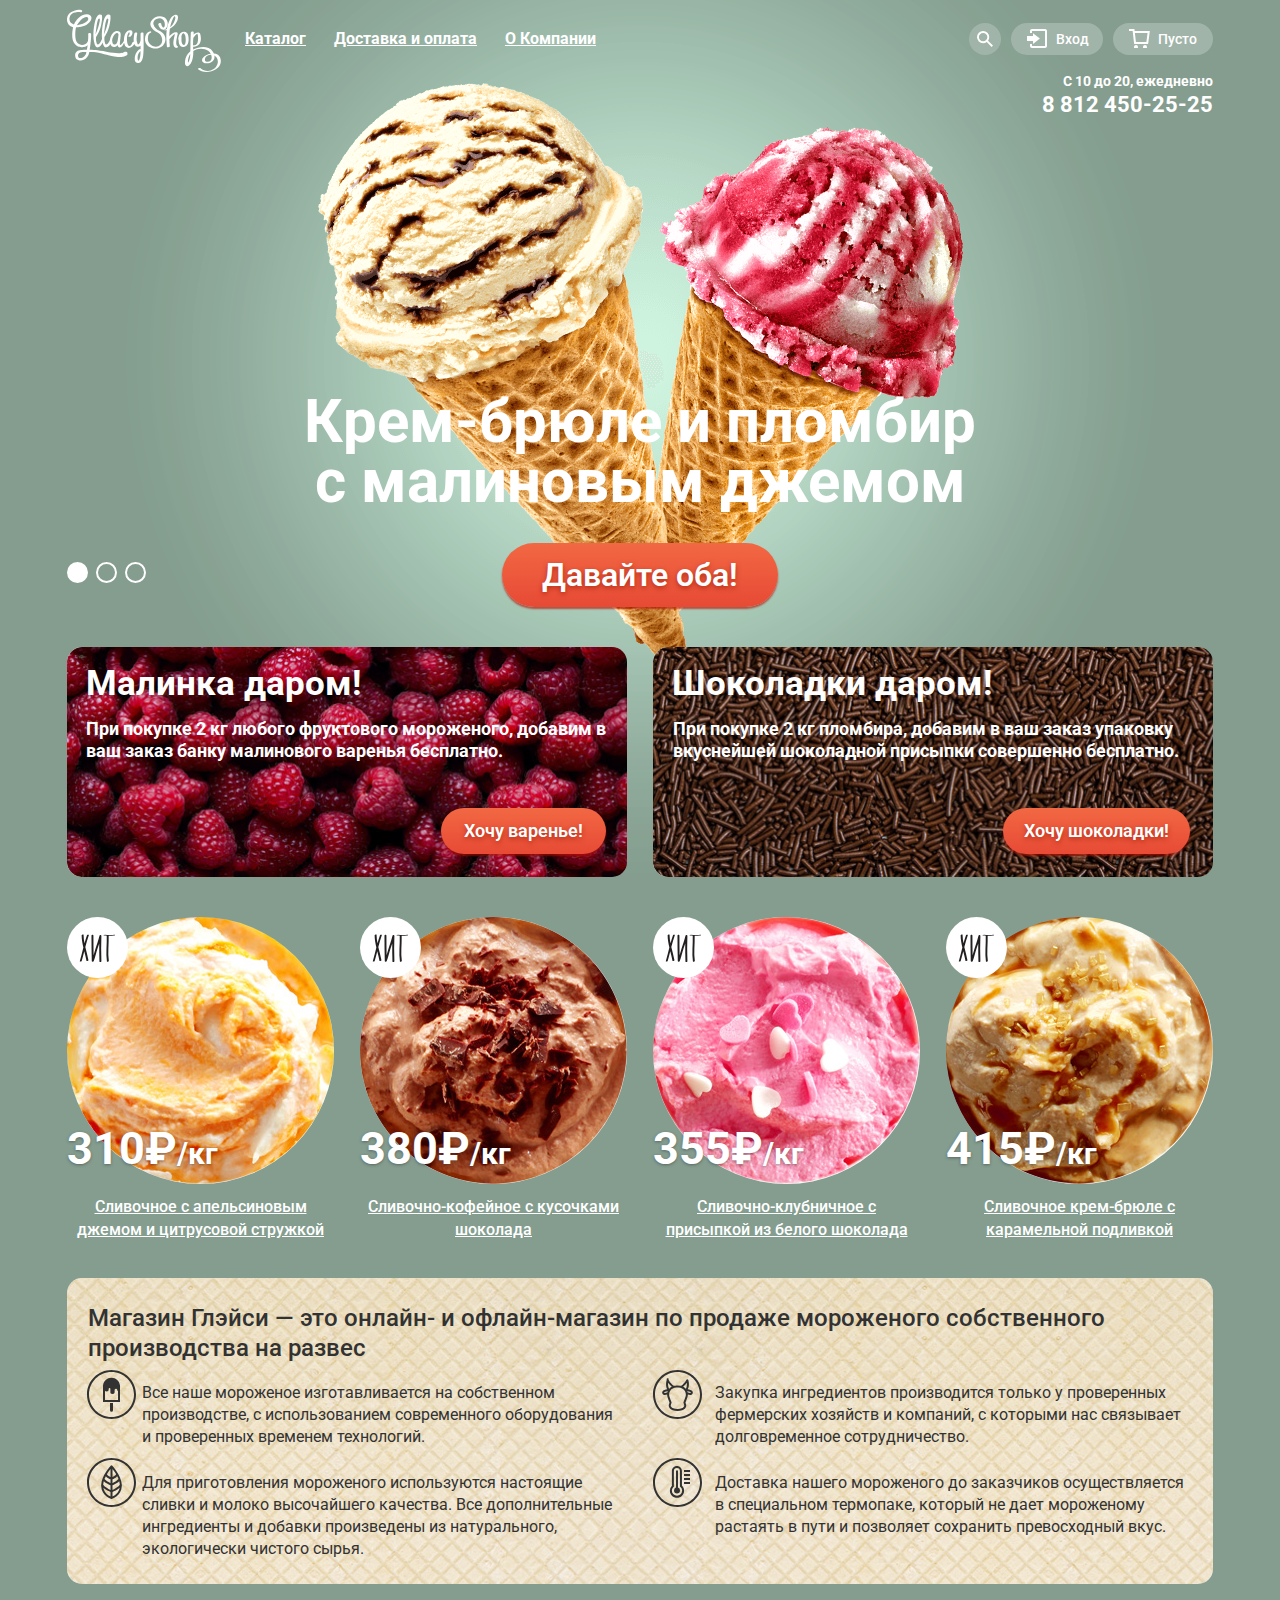
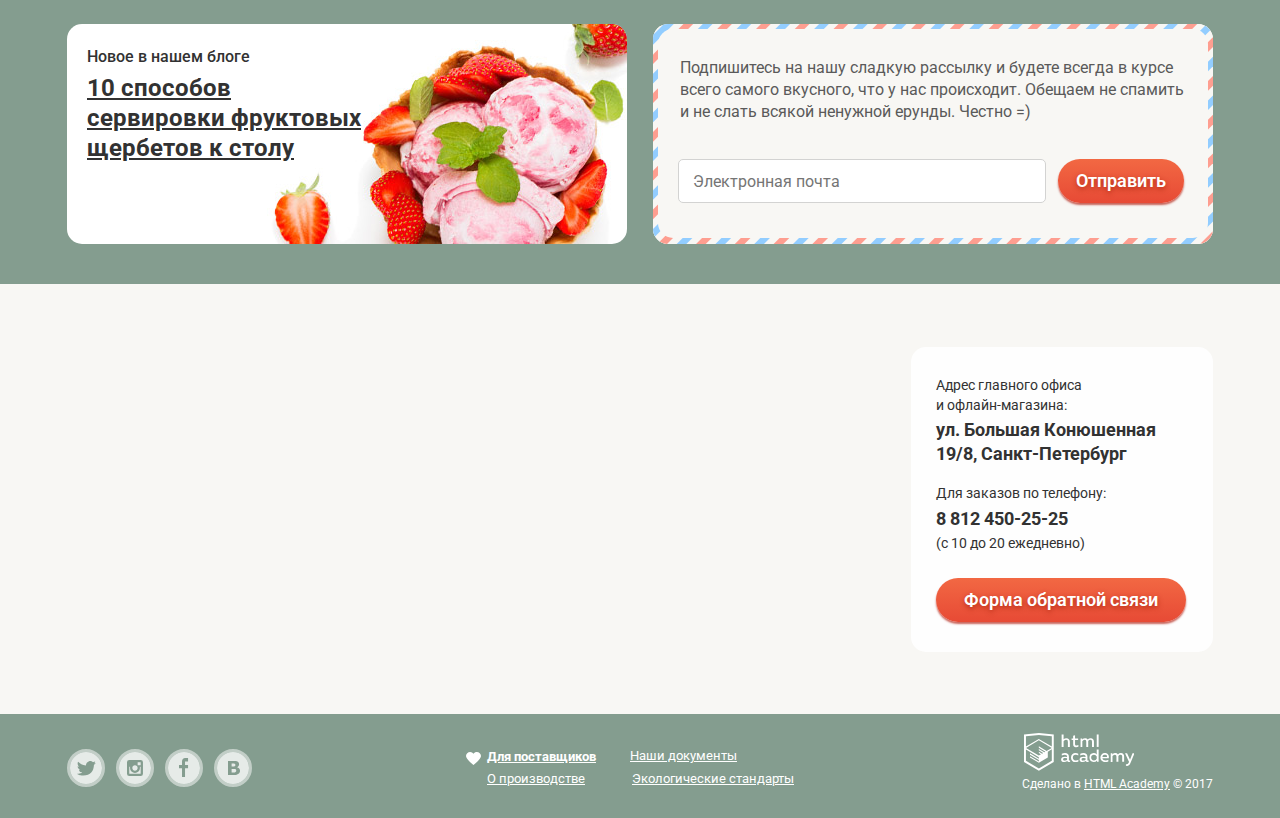
<file: index.html>
<!DOCTYPE html>
<html lang="ru">
  <head>
    <meta charset="utf-8">
    <title>HTML Academy: Глейси</title>
    <link href="https://fonts.googleapis.com/css?family=Roboto:400,500,700&amp;subset=cyrillic" rel="stylesheet">
    <link rel="stylesheet" href="css/normalize.css">
    <link rel="stylesheet"  href="css/style.min.css">
  </head>
  <body>
    <input class="visually-hidden" type="radio" id="product-1" name="toggle" checked>
    <input class="visually-hidden" type="radio" id="product-2" name="toggle">
    <input class="visually-hidden" type="radio" id="product-3" name="toggle">
    <div class="site-wrapper">
      <div class="container">
        <header class="main-header">
          <div class="main-navigation-wrapper">
            <a class="main-header-logo">
              <img src="img/logo.svg" width="154" height="64" alt="Логотип магазина мороженого «Глейси»">
            </a>
            <nav class="main-navigation">
              <ul class="main-navigation-list">
                <li class="navigation-dropdown">
                  <a href="#">Каталог</a>
                  <ul class="sub-menu">
                   <li>
                     <a class="sub-menu-title" href="#">Новинки</a>
                   </li>
                   <li>
                     <a href="catalog.html">Сливочное</a>
                   </li>
                   <li>
                     <a href="#">Щербеты</a>
                   </li>
                   <li>
                     <a href="#">Фруктовый лед</a>
                   </li>
                   <li>
                     <a href="#">Мелорин</a>
                   </li>
                  </ul>
                </li>
                <li>
                  <a href="#">Доставка и оплата</a>
                </li>
                <li>
                  <a href="#">О Компании</a>
                </li>
              </ul>
            </nav>

            <ul class="header-buttons">
              <li class="header-buttons-item search-dropdown">
                <a class="button-search" href="#">
                  <span class="visually-hidden">Поиск</span>
                  <svg xmlns="http://www.w3.org/2000/svg" xmlns:xlink="http://www.w3.org/1999/xlink" width="16" height="16" viewBox="0 0 17 17">
                    <path fill="#FFF" d="M16.958 15.527L11.75 10.32A6.455 6.455 0 0 0 13 6.5
                    6.5 6.5 0 1 0 6.5 13a6.465 6.465 0 0 0 3.839-1.263l5.205 5.204 1.414-1.414zM6.5
                    11C4.019 11 2 8.981 2 6.5S4.019 2 6.5 2 11 4.019 11 6.5 8.981 11 6.5 11z"/>
                  </svg>
                </a>
                <form class="search-form" action="https://echo.htmlacademy.ru" method="post">
                  <label class="visually-hidden" for="search">
                    Поиск
                  </label>
                  <input class="search" id="search" type="search" name="search" placeholder="Что ищем?">
                </form>
              </li>
              <li class="header-buttons-item login-dropdown">
                <a class="button-login" href="#">Вход</a>
                <form class="login-form" action="https://echo.htmlacademy.ru" method="post">
                  <p>
                    <label class="visually-hidden" for="user-email">
                      Электронная почта
                    </label>
                    <input class="login-icon-user" id="user-email" type="email" name="email" placeholder="Электронная почта">
                  </p>
                  <p>
                    <label class="visually-hidden" for="user-password">
                      Пароль
                    </label>
                    <input class="login-icon-password" id="user-password" type="password" name="password" placeholder="Пароль">
                  </p>
                  <div class="wrapper-form-login-links">
                    <button class="button entrance-button" type="submit">
                      Войти
                    </button>
                    <div class="form-login-links">
                      <a href="#">Забыли пароль?</a>
                      <a href="#">Новая регистрация</a>
                    </div>
                  </div>
                </form>
              </li>
              <li class="header-buttons-item basket-dropdown">
                <a class="button-basket" href="#">Пусто</a>
              </li>
            </ul>
          </div>
          <div class="header-contacts">
            <span class="header-timetable">С 10 до 20, ежедневно</span>
            <span class="header-phone">8 812 450-25-25</span>
          </div>
        </header>
      </div>

      <main>
        <div class="container">
          <h1 class="visually-hidden">Магазин мороженого «Глейси»</h1>
          <section class="slider">
            <div class="slider-controls">
              <label for="product-1">Первый</label>
              <label for="product-2">Второй</label>
              <label for="product-3">Третий</label>
            </div>
            <ul class="slider-list">
              <li class="slider-item slide" id="slide1">
                <h3 class="slide-title">
                  Крем-брюле и пломбир с малиновым джемом
                </h3>
                <a class="button slide-button" href="#">Давайте оба!</a>
              </li>
              <li class="slider-item slide" id="slide2">
                <h3 class="slide-title">
                  Шоколадный пломбир и лимонный сорбет
                </h3>
                <a class="button slide-button" href="#">Давайте оба!</a>
              </li>
              <li class="slider-item slide" id="slide3">
                <h3 class="slide-title">
                  Пломбир с помадкой и клубничный щербет
                </h3>
                <a class="button slide-button" href="#">Давайте оба!</a>
              </li>
            </ul>
          </section>

          <div class="index-columns">
            <section class="raspberries">
              <h3>Малинка даром!</h3>
              <p>При покупке 2 кг любого фруктового мороженого,
               добавим в ваш заказ банку малинового варенья бесплатно.</p>
              <a class="button button-raspberries" href="#">
                Хочу варенье!
              </a>
            </section>
            <section class="chocolate">
            <h3>Шоколадки даром!</h3>
            <p>При покупке 2 кг пломбира,
                добавим в ваш заказ упаковку вкуснейшей шоколадной присыпки совершенно бесплатно.</p>
              <a class="button button-chocolate" href="#">
                Хочу шоколадки!
              </a>
            </section>
          </div>

          <section class="catalog-hit">
            <ul class="catalog-list">
              <li class="catalog-item catalog-item-hit">
                <a class="catalog-item-image" href="#">
                  <img src="img/ice-cream/ice-cream-1.jpg" width="267" height="267" alt="Сливочное с апельсиновым джемом и цитрусовой стружкой">
                </a>
                <p class="catalog-item-price">310₽<span class="catalog-item-weight">/кг</span>
                </p>
                <h3>
                  <a href="#" class="catalog-item-title">
                    Сливочное с апельсиновым джемом и цитрусовой стружкой
                  </a>
                </h3>
                <a class="button button-catalog" href="#">
                    Быстрый просмотр
                </a>
              </li>

              <li class="catalog-item catalog-item-hit">
                <a class="catalog-item-image" href="#">
                  <img src="img/ice-cream/ice-cream-2.jpg" width="267" height="267" alt="Сливочно-кофейное с кусочками шоколада">
                </a>
                <p class="catalog-item-price">380₽<span class="catalog-item-weight">/кг</span>
                </p>
                <h3>
                  <a href="#" class="catalog-item-title">
                    Сливочно-кофейное с кусочками шоколада
                  </a>
                </h3>
                <a class="button button-catalog" href="#">
                    Быстрый просмотр
                </a>
              </li>

              <li class="catalog-item catalog-item-hit">
                <a class="catalog-item-image" href="#">
                  <img src="img/ice-cream/ice-cream-3.jpg" width="267" height="267" alt="Сливочно-клубничное с присыпкой из белого шоколада">
                </a>
                <p class="catalog-item-price">355₽<span class="catalog-item-weight">/кг</span>
                </p>
                <h3>
                  <a href="#" class="catalog-item-title">
                    Сливочно-клубничное с присыпкой из белого шоколада
                  </a>
                </h3>
                <a class="button button-catalog" href="#">
                    Быстрый просмотр
                </a>
              </li>

              <li class="catalog-item catalog-item-hit">
                <a class="catalog-item-image" href="#">
                    <img src="img/ice-cream/ice-cream-4.jpg" width="267" height="267" alt="Сливочное крем-брюле с карамельной подливкой">
                </a>
                <p class="catalog-item-price">415₽<span class="catalog-item-weight">/кг</span>
                </p>
                <h3>
                  <a href="#" class="catalog-item-title">
                    Сливочное крем-брюле с карамельной подливкой
                  </a>
                </h3>
                <a class="button button-catalog" href="#">
                    Быстрый просмотр
                </a>
              </li>
            </ul>
          </section>

          <section class="advantages">
            <h2> Магазин Глэйси — это онлайн- и офлайн-магазин по продаже мороженого
                собственного производства на развес</h2>
            <div class="advantages-icecream">
              <p class="icecream">Все наше мороженое изготавливается на собственном производстве,
                  с использованием современного оборудования и проверенных временем технологий.</p>
              <p class="cow">Закупка ингредиентов производится только у проверенных фермерских хозяйств и компаний,
                 с которыми нас связывает долговременное сотрудничество.</p>
              <p class="leaf">Для приготовления мороженого используются настоящие сливки и молоко высочайшего качества.
                 Все дополнительные ингредиенты и добавки произведены из натурального, экологически чистого сырья.</p>
              <p class="fridge">Доставка нашего мороженого до заказчиков осуществляется в специальном термопаке,
               который не дает мороженому растаять в пути и позволяет сохранить превосходный вкус.</p>
            </div>
          </section>

          <div class="index-columns">
            <section class="blog-news">
              <h3>Новое в нашем блоге</h3>
              <a class="blog-news-link" href="#">10 способов сервировки фруктовых щербетов к столу</a>
            </section>
            <section class="newsletter">
              <div class="newsletter-wrap">
                <h3 class="visually-hidden">Рассылка</h3>
                <p>Подпишитесь на нашу сладкую рассылку и будете всегда в курсе всего самого вкусного,
                 что у нас происходит. Обещаем не спамить и не слать всякой ненужной ерунды. Честно =)</p>
                <form class="email-form" action="https://echo.htmlacademy.ru" method="post">
                  <label class="visually-hidden" for="email">
                    Ваша электронная почта
                  </label>
                  <input class="newsletter-email" id="email" type="email" name="email" placeholder="Электронная почта">
                  <button type="submit" class="button button-form">
                    Отправить
                  </button>
                </form>
              </div>
            </section>
          </div>
        </div>

        <section class="modal-feedback">
          <h3>Мы обязательно вам ответим!</h3>
          <form class="feedback-form" action="https://echo.htmlacademy.ru" method="post">
            <button class="modal-close" type="button">
              <span class="visually-hidden">Закрыть</span>
            </button>
              <p>
                <label class="visually-hidden" for="feedback-username">
                  Ваше имя
                </label>
                <input class="feedback-input" id="feedback-username" type="text" name="username" placeholder="Как вас зовут?">
              </p>
              <p>
                <label class="visually-hidden" for="feedback-email">
                  Ваша электронная почта
                </label>
                <input class="feedback-input" id="feedback-email" type="email" name="email" placeholder="Ваша почта для ответа?">
              </p>
              <textarea class="feedback-textarea" name="comment" id="comment-field" placeholder="Напишите что-нибудь..."></textarea>
              <button class="button button-modal-feedback" type="submit">
                Отправить
              </button>
          </form>
        </section>

        <div class="overlay"></div>

        <section class="map">
          <iframe class="index-map" src="https://www.google.com/maps/embed?pb=!1m18!1m12!1m3!1d1998.6089697513612!2d30.324731826147215!3d59.93863049211594!2m3!1f0!2f0!3f0!3m2!1i1024!2i768!4f13.1!3m3!1m2!1s0x4696310fca145cc1%3A0x42b32648d8238007!2z0JHQvtC70YzRiNCw0Y8g0JrQvtC90Y7RiNC10L3QvdCw0Y8g0YPQuy4sIDE5LzgsINCh0LDQvdC60YIt0J_QtdGC0LXRgNCx0YPRgNCzLCAxOTExODY!5e0!3m2!1sru!2sru!4v1545078626560"
             style="border:0" allowfullscreen>
          </iframe>
          <div class="container">
            <div class="feedback">
              <h3>
                Адрес главного офиса и офлайн-магазина:
              </h3>
              <p class="address">
                ул. Большая Конюшенная 19/8, Санкт-Петербург
              </p>
              <p class="feedback-phone">
                Для заказов по телефону:
                <span class="phone-number">8 812 450-25-25</span><br />
                (с 10 до 20 ежедневно)
              </p>
              <a class="button button-feedback" href="#">
                Форма обратной связи
              </a>
            </div>
          </div>
        </section>
      </main>

      <footer class="main-footer">
        <div class="container">
          <ul class="footer-social">
            <li>
              <a class="social-button" href="#">
                <span class="visually-hidden">Аккаунт Глейси в Твиттере</span>
                <svg xmlns="http://www.w3.org/2000/svg" width="32" height="32" viewBox="0 0 32 32">
                  <path fill="#FFF" d="M16 0C7.164 0 0 7.164 0 16c0 8.837 7.164 16 16 16 8.837 0 16-7.163
                  16-16 0-8.836-7.163-16-16-16zm7.944 12.809c-.251 6.516-3.463 10.832-10.992 10.702h-.486c-.447 0-4.543-.443-5.344-1.823
                  2.479.19 4.247-.406 5.12-1.136-1.048-.289-2.923-.461-3.251-2.848.384.104.618.221
                  1.299.113-1.307-.824-2.758-1.519-2.679-3.643.311.317
                  1.164.518 1.46.457-.768-.233-2.149-3.244-.974-4.781 1.984 1.79 4.075 3.482 7.804
                  3.643.227-2.214 1.24-3.699 3.168-4.325 1.84-.479
                  3.255.26 3.901 1.138.737-.224 1.453-.466 2.193-.685-.004.833-.569
                  1.463-.935 1.709.747.165 1.423-.475 1.423-.475-.184.963-1.094 1.725-1.707 1.954z"/>
                </svg>
              </a>
            </li>
            <li>
              <a class="social-button" href="#">
                <span class="visually-hidden">Аккаунт Глейси в Инстаграм</span>
                <svg xmlns="http://www.w3.org/2000/svg" width="32" height="32" viewBox="0 0 32 32">
                  <g fill="#FFF"><path d="M20.916 16a4.938 4.938 0 1 1-9.877 0c0-.394.051-.773.138-1.14h-.897v6.838h11.396V14.86h-.897c.086.367
                    .137.746.137 1.14z"/>
                    <path d="M15.978 18.659c1.466 0 2.659-1.193 2.659-2.659s-1.193-2.659-2.659-2.659c-1.466
                    0-2.659 1.193-2.659 2.659s1.192 2.659 2.659 2.659zM18.637 10.302h3.039v3.039h-3.039z"/>
                    <path d="M16 0C7.164 0 0 7.164 0 16c0 8.837 7.164 16 16 16 8.837 0
                    16-7.163 16-16 0-8.836-7.163-16-16-16zm7.955 21.698a2.285 2.285 0 0 1-2.279 2.279H10.279A2.285 2.285 0 0 1 8
                    21.698V10.302a2.286 2.286 0 0 1 2.279-2.279h11.396a2.286 2.286 0 0 1 2.279 2.279v11.396z"/>
                  </g>
                </svg>
              </a>
            </li>
            <li>
              <a class="social-button" href="#">
                <span class="visually-hidden">Аккаунт Глейси на Фейсбуке</span>
                <svg xmlns="http://www.w3.org/2000/svg" width="32" height="32" viewBox="0 0 32 32">
                  <path fill="#FFF" d="M16 0C7.164 0 0 7.163 0 16s7.164 16 16 16c8.837 0 16-7.164 16-16S24.837 0 16
                  0zm4.062 9.455h-3.021v3.444h3.021v3.445h-3.021v8.61H14.02v-8.61H11v-3.445h3.021V9.455c0-1.902 1.353-3.445 3.021-3.445h3.021v3.445z"/>
                </svg>
              </a>
            </li>
            <li>
              <a class="social-button" href="#">
                <span class="visually-hidden">Аккаунт Глейси в Вконтакте</span>
                <svg xmlns="http://www.w3.org/2000/svg" width="32" height="32" viewBox="0 0 32 32">
                  <g fill="#FFF">
                    <path d="M16.637 14.495c.402-.019.719-.082.951-.188.326-.145.54-.33.641-.559.101-.229.15-.496.15-.797 0-.232-.058-.465-.174-.697-.116-.232-.322-.405-.617-.517-.264-.1-.592-.155-.984-.165a76.242 76.242 0 0 0-1.652-.014h-.339v2.965h.565c.571 0 1.057-.009 1.459-.028zM18.118 17.084c-.282-.081-.672-.125-1.166-.132a127.97 127.97 0 0 0-1.55-.009h-.79v3.493h.264c1.014 0 1.74-.003 2.18-.009a3.2 3.2 0 0 0 1.212-.245c.377-.157.633-.364.774-.625s.214-.562.214-.9c0-.446-.088-.788-.261-1.03-.17-.241-.464-.423-.877-.543z"/>
                    <path d="M16 0C7.164 0 0 7.164 0 16c0 8.837 7.164 16 16 16 8.837 0 16-7.163 16-16 0-8.836-7.163-16-16-16zm6.602 20.531a3.73 3.73 0 0 1-1.124 1.327c-.552.415-1.161.71-1.823.886s-1.501.264-2.519.264h-6.121V8.987h5.443c1.13 0 1.957.038 2.48.113a5.126 5.126 0 0 1 1.561.5c.533.27.929.632 1.189 1.087.26.455.392.975.392 1.558 0 .678-.179 1.278-.536 1.795-.358.518-.863.92-1.517 1.208v.075c.917.182 1.642.559 2.179 1.13.537.571.807 1.325.807 2.261 0 .678-.138 1.283-.411 1.817z"/>
                  </g>
                </svg>
              </a>
            </li>
          </ul>

          <ul class="footer-info">
            <li class="footer-suppliers">
              <a href="#">
                <span class="heart">
                <svg xmlns="http://www.w3.org/2000/svg" width="15" height="13" viewBox="0 0 15 13"><path fill="#FFF" d="M10.799 0c-1.35 0-2.551.65-3.3
                   1.661A4.097 4.097 0 0 0 4.199 0C1.875 0 0 1.806 0 4.044 0 7.223 7.499 13 7.499 13s7.499-5.777 7.499-8.956C14.998 1.806 13.123 0 10.799 0z"/>
                </svg>
                </span>
                Для поставщиков
              </a>
            </li>
            <li class="footer-documents">
              <a href="#">Наши документы</a>
            </li>
            <li  class="footer-production">
              <a href="#">О производстве</a>
            </li>
            <li class="footer-ecology">
              <a href="#">Экологические стандарты</a>
            </li>
          </ul>

          <div class="footer-copyright">
            <a href="https://htmlacademy.ru/intensive/htmlcss" class="footer-logo">
              <img src="img/logo-htmlacademy-small.svg" alt="htmlacademy-logo" width="108" height="38">
            </a>
            <span class="copyright-text">Сделано в <a class="footer-links" href="https://htmlacademy.ru/intensive/htmlcss">HTML Academy</a> © 2017</span>
          </div>
        </div>
      </footer>
    </div>
    <script src="js/scripts.min.js"></script>
  </body>
</html>
</file>
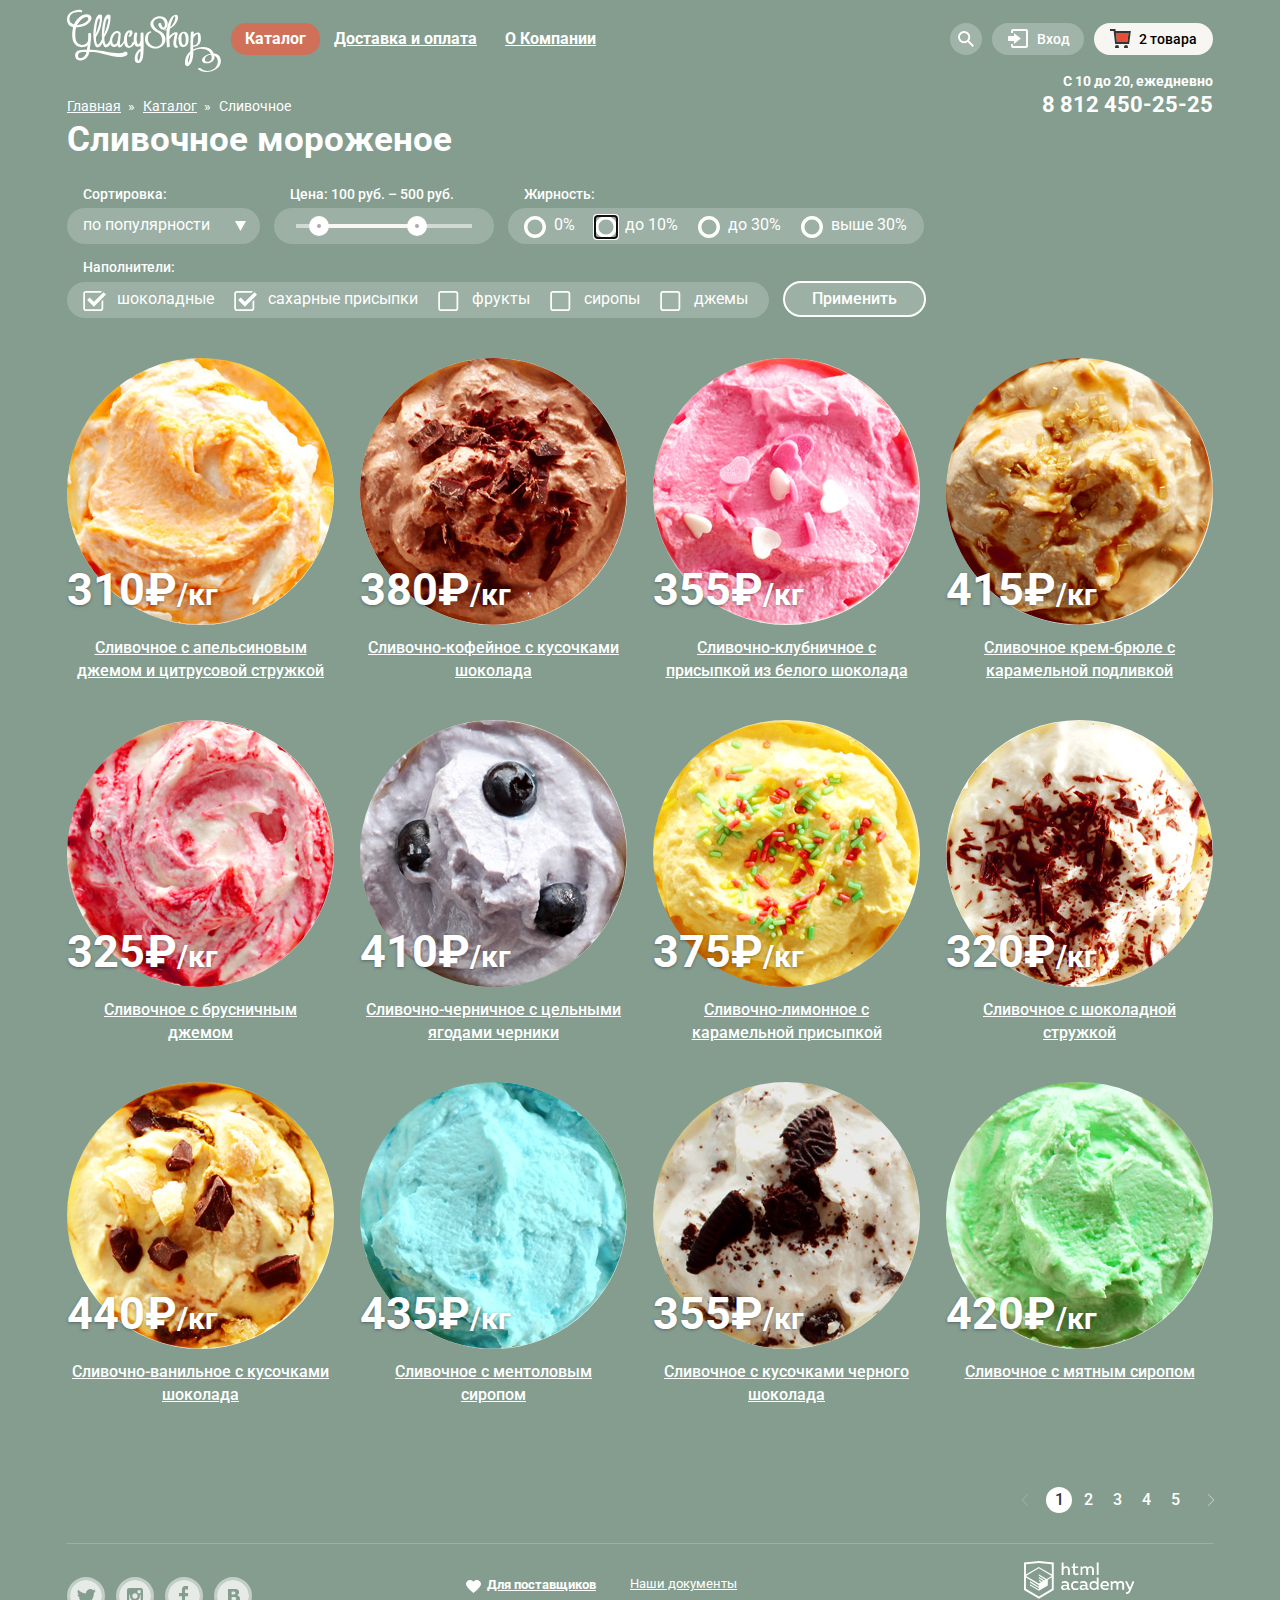
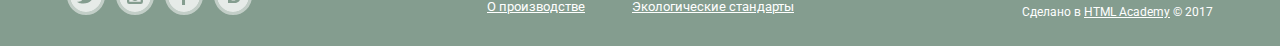
<file: catalog.html>
<!DOCTYPE html>
<html lang="ru">
  <head>
    <meta charset="utf-8">
    <title>HTML Academy: Глейси | Каталог</title>
    <link href="https://fonts.googleapis.com/css?family=Roboto:400,500,700&amp;subset=cyrillic" rel="stylesheet">
    <link rel="stylesheet" href="css/normalize.css">
    <link rel="stylesheet"  href="css/style.min.css">
  </head>
  <body class="inner-page">
    <header class="main-header">
      <div class="container">
        <div class="main-navigation-wrapper">
          <a class="main-header-logo" href="index.html">
            <img src="img/logo.svg" width="154" height="64" alt="Логотип магазина мороженого «Глейси»">
          </a>
          <nav class="main-navigation">
            <ul class="main-navigation-list">
              <li class="navigation-dropdown">
                <a class="current current-main-navigation">Каталог</a>
                  <ul class="sub-menu">
                   <li>
                     <a class="sub-menu-title" href="#">Новинки</a>
                   </li>
                   <li>
                     <a class="current">Сливочное</a>
                   </li>
                   <li>
                     <a href="#">Щербеты</a>
                   </li>
                   <li>
                     <a href="#">Фруктовый лед</a>
                   </li>
                   <li>
                     <a href="#">Мелорин</a>
                   </li>
                </ul>
              </li>
              <li>
                <a href="#">Доставка и оплата</a>
              </li>
              <li>
                <a href="#">О Компании</a>
              </li>
            </ul>
          </nav>

          <ul class="header-buttons">
            <li class="header-buttons-item search-dropdown">
              <a class="button-search" href="#">
                <span class="visually-hidden">Поиск</span>
                <svg xmlns="http://www.w3.org/2000/svg" xmlns:xlink="http://www.w3.org/1999/xlink" width="16" height="16" viewBox="0 0 17 17">
                  <path fill="#fff" d="M16.958 15.527L11.75 10.32A6.455 6.455 0 0 0 13 6.5 6.5 6.5 0
                  1 0 6.5 13a6.465 6.465 0 0 0 3.839-1.263l5.205 5.204 1.414-1.414zM6.5 11C4.019 11 2
                   8.981 2 6.5S4.019 2 6.5 2 11 4.019 11 6.5 8.981 11 6.5 11z"/>
                </svg>
              </a>
              <form class="search-form" action="https://echo.htmlacademy.ru" method="post">
                <label class="visually-hidden" for="search">
                  Поиск
                </label>
                <input class="search" id="search" type="search" name="search" placeholder="Что ищем?">
              </form>
            </li>
            <li class="header-buttons-item login-dropdown">
              <a class="button-login" href="#">Вход</a>
              <form class="login-form" action="https://echo.htmlacademy.ru" method="post">
                <p>
                  <label class="visually-hidden" for="user-email">
                    Электронная почта
                  </label>
                  <input class="login-icon-user" id="user-email" type="email" name="email" placeholder="Электронная почта">
                </p>
                <p>
                  <label class="visually-hidden" for="user-password">
                    Пароль
                  </label>
                  <input class="login-icon-password" id="user-password" type="password" name="password" placeholder="Пароль">
                </p>
                <div class="wrapper-form-login-links">
                  <button class="button entrance-button" type="submit">
                    Войти
                  </button>
                  <div class="form-login-links">
                    <a class="restore" href="#">Забыли пароль?</a>
                    <a class="restore" href="#">Новая регистрация</a>
                  </div>
                </div>
              </form>
            </li>
            <li class="header-buttons-item basket-dropdown">
              <a class="button-basket" href="#">2 товара</a>
              <div class="cart-block">
                <table class="cart-item">
                  <tr class="item-row">
                    <td>
                      <button class="cart-close-button" type="button" value="Удалить товар">
                        <span class="visually-hidden">
                          Удалить товар
                        </span>
                      </button>
                    </td>
                    <td>
                      <a href="#">
                        <img src="img/ice-cream/ice-cream-1.jpg" class="cart-item-image" width="33" height="33" alt="Пломбир с апельсиновым джемом">
                      </a>
                    </td>
                    <td>
                      <a href="#" class="item-title">Пломбир с апельсиновым джемом</a>
                    </td>
                    <td class="item-price">1,5 кг x <span class="item-price-kg">200 руб.</span></td>
                    <td class="item-price">300 руб.</td>
                  </tr>
                  <tr class="item-row">
                    <td>
                      <button class="cart-close-button" type="button" value="Удалить товар">
                        <span class="visually-hidden">
                          Удалить товар
                        </span>
                      </button>
                    </td>
                    <td>
                      <a href="#">
                        <img src="img/ice-cream/ice-cream-3.jpg" class="cart-item-image" width="33" height="33" alt="Клубничный пломбир с присыпкой из белого шоколада">
                      </a>
                    </td>
                    <td>
                      <a href="#" class="item-title">Клубничный пломбир с присыпкой из белого шоколада</a>
                    </td>
                    <td class="item-price">1,5 кг x <span class="item-price-kg">300 руб.</span></td>
                    <td class="item-price">450 руб.</td>
                  </tr>
                </table>
                <div class="price-wrapper">
                  <p class="total-price">Итого: 750 руб.</p>
                  <button class="button cart-block-button" type="submit" value="Оформить заказ">
                    Оформить заказ
                  </button>
                </div>
              </div>
            </li>
          </ul>
        </div>
        <div class="contacts-breadcrumbs-wrapper">
          <div class="header-contacts">
            <span class="header-timetable">С 10 до 20, ежедневно</span>
            <span class="header-phone">8 812 450-25-25</span>
          </div>
          <ul class="breadcrumbs">
               <li><a href="index.html">Главная</a></li>
               <li><a href="catalog.html">Каталог</a></li>
               <li class="breadcrumbs-current">Сливочное</li>
          </ul>
        </div>
      </div>
    </header>

    <main class="container">

      <h1 class="page-title">Сливочное мороженое</h1>

      <section class="filter">
        <h2 class="visually-hidden">Фильтры товаров</h2>
        <form class="filter-form" action="https://echo.htmlacademy.ru" method="post">

          <fieldset class="filter-item">
            <legend>Сортировка:</legend>
            <div class="sorting-wrapper">
              <select name="sorting" class="sorting-filter">
                <option>
                  по популярности
                </option>
                <option>
                  цена по убыванию
                </option>
                <option>
                  цена по возрастанию
                </option>
                <option>
                  по новизне
                </option>
              </select>
            </div>
          </fieldset>

          <fieldset class="filter-item">
            <legend>Цена: 100 руб. – 500 руб.</legend>
            <div class="price-filter">
              <div class="range-controls">
                <div class="scale">
                  <div class="bar" style="margin-left: 10%; width: 60%"></div>
                </div>
                <div class="toggle toggle-min"></div>
                <div class="toggle toggle-max"></div>
              </div>
            </div>
          </fieldset>

          <fieldset class="filter-item">
            <legend>Жирность:</legend>
            <div class="radio-wrapper">
              <label class="filter-radio">
                <input type="radio" name="fat-contetn" class="visually-hidden" value="0%">
                <span class="radio-indicator"></span>
                0%
              </label>
              <label class="filter-radio">
                <input type="radio" name="fat-contetn" class="visually-hidden" value="до 10%" checked>
                <span class="radio-indicator"></span>
                до 10%
              </label>
              <label class="filter-radio">
                <input type="radio" name="fat-contetn" class="visually-hidden" value="до 30%">
                <span class="radio-indicator"></span>
                до 30%
              </label>
              <label class="filter-radio">
                <input type="radio" name="fat-contetn" class="visually-hidden" value="выше 30%">
                <span class="radio-indicator"></span>
                выше 30%
              </label>
            </div>
          </fieldset>

          <fieldset class="filter-item">
            <legend>Наполнители:</legend>
            <div class="checkbox-wrapper">
              <label class="filter-checkbox">
                <input type="checkbox" name="taste" class="visually-hidden" value="шоколадные" checked>
                <span class="checkbox-indicator"></span>
                  шоколадные
              </label>
              <label class="filter-checkbox">
                <input type="checkbox" name="taste" class="visually-hidden" value="сахарные присыпки" checked>
                <span class="checkbox-indicator"></span>
                сахарные присыпки
              </label>
              <label class="filter-checkbox">
                <input type="checkbox" name="taste" class="visually-hidden" value="фрукты">
                <span class="checkbox-indicator"></span>
                фрукты
              </label>
              <label class="filter-checkbox">
                <input type="checkbox" name="taste" class="visually-hidden" value="сиропы">
                <span class="checkbox-indicator"></span>
                сиропы
              </label>
              <label class="filter-checkbox">
                <input type="checkbox" name="taste" class="visually-hidden" value="джемы">
                <span class="checkbox-indicator"></span>
                джемы
              </label>
            </div>
          </fieldset>

          <button type="submit" class="button button-filter">
            Применить
          </button>

        </form>
      </section>

      <section class="catalog">
        <h2 class="visually-hidden">Список мороженого</h2>
        <ul class="catalog-list">

          <li class="catalog-item">
            <a class="catalog-item-image" href="#">
              <img src="img/ice-cream/ice-cream-1.jpg" width="267" height="267" alt="Сливочное с апельсиновым джемом и цитрусовой стружкой">
            </a>
            <p class="catalog-item-price">310₽<span class="catalog-item-weight">/кг</span></p>
            <h3>
              <a href="#" class="catalog-item-title">
                Сливочное с апельсиновым джемом и цитрусовой стружкой
              </a>
            </h3>
            <a class="button button-catalog" href="#">
                Быстрый просмотр
            </a>
          </li>

          <li class="catalog-item">
            <a class="catalog-item-image" href="#">
              <img src="img/ice-cream/ice-cream-2.jpg" width="267" height="267" alt="Сливочно-кофейное с кусочками шоколада">
            </a>
            <p class="catalog-item-price">380₽<span class="catalog-item-weight">/кг</span></p>
            <h3>
              <a href="#" class="catalog-item-title">
                Сливочно-кофейное с кусочками шоколада
              </a>
            </h3>
            <a class="button button-catalog" href="#">
                Быстрый просмотр
            </a>
          </li>

          <li class="catalog-item">
            <a class="catalog-item-image" href="#">
              <img src="img/ice-cream/ice-cream-3.jpg" width="267" height="267" alt="Сливочно-клубничное с присыпкой из белого шоколада">
            </a>
            <p class="catalog-item-price">355₽<span class="catalog-item-weight">/кг</span></p>
            <h3>
              <a href="#" class="catalog-item-title">
                Сливочно-клубничное с присыпкой из белого шоколада
              </a>
            </h3>
            <a class="button button-catalog" href="#">
                Быстрый просмотр
            </a>
          </li>

          <li class="catalog-item">
            <a class="catalog-item-image" href="#">
              <img src="img/ice-cream/ice-cream-4.jpg" width="267" height="267" alt="Сливочное крем-брюле с карамельной подливкой">
            </a>
            <p class="catalog-item-price">415₽<span class="catalog-item-weight">/кг</span></p>
            <h3>
              <a href="#" class="catalog-item-title">
                Сливочное крем-брюле с карамельной подливкой
              </a>
            </h3>
            <a class="button button-catalog" href="#">
                Быстрый просмотр
            </a>
          </li>

          <li class="catalog-item">
            <a class="catalog-item-image" href="#">
              <img src="img/ice-cream/ice-cream-5.jpg" width="267" height="267" alt="Сливочное с брусничным джемом">
            </a>
            <p class="catalog-item-price">325₽<span class="catalog-item-weight">/кг</span></p>
            <h3>
              <a href="#" class="catalog-item-title">
                Сливочное с брусничным джемом
              </a>
            </h3>
            <a class="button button-catalog" href="#">
                Быстрый просмотр
            </a>
          </li>

          <li class="catalog-item">
            <a class="catalog-item-image" href="#">
                <img src="img/ice-cream/ice-cream-6.jpg" width="267" height="267" alt="Сливочно-черничное с цельными ягодами черники">
            </a>
            <p class="catalog-item-price">410₽<span class="catalog-item-weight">/кг</span></p>
            <h3>
              <a href="#" class="catalog-item-title">
                Сливочно-черничное с цельными ягодами черники
              </a>
            </h3>
            <a class="button button-catalog" href="#">
                Быстрый просмотр
            </a>
          </li>

          <li class="catalog-item">
            <a class="catalog-item-image" href="#">
              <img src="img/ice-cream/ice-cream-7.jpg" width="267" height="267" alt="Сливочно-лимонное с карамельной присыпкой">
            </a>
            <p class="catalog-item-price">375₽<span class="catalog-item-weight">/кг</span></p>
            <h3>
              <a href="#" class="catalog-item-title">
                Сливочно-лимонное с карамельной присыпкой
              </a>
            </h3>
            <a class="button button-catalog" href="#">
                Быстрый просмотр
            </a>
          </li>

          <li class="catalog-item">
            <a class="catalog-item-image" href="#">
              <img src="img/ice-cream/ice-cream-8.jpg" width="267" height="267" alt="Сливочное с шоколадной стружкой">
            </a>
            <p class="catalog-item-price">320₽<span class="catalog-item-weight">/кг</span></p>
            <h3>
              <a href="#" class="catalog-item-title">
                Сливочное с шоколадной стружкой
              </a>
            </h3>
            <a class="button button-catalog" href="#">
                Быстрый просмотр
            </a>
          </li>

          <li class="catalog-item">
            <a class="catalog-item-image" href="#">
              <img src="img/ice-cream/ice-cream-9.jpg" width="267" height="267" alt="Сливочно-ванильное с кусочками шоколада">
            </a>
            <p class="catalog-item-price">440₽<span class="catalog-item-weight">/кг</span></p>
            <h3>
              <a href="#" class="catalog-item-title">
                Сливочно-ванильное с кусочками шоколада
              </a>
            </h3>
            <a class="button button-catalog" href="#">
                Быстрый просмотр
            </a>
          </li>

          <li class="catalog-item">
            <a class="catalog-item-image" href="#">
              <img src="img/ice-cream/ice-cream-10.jpg" width="267" height="267" alt="Сливочное с ментоловым сиропом">
            </a>
            <p class="catalog-item-price">435₽<span class="catalog-item-weight">/кг</span></p>
            <h3>
              <a href="#" class="catalog-item-title">
                Сливочное с ментоловым сиропом
              </a>
            </h3>
            <a class="button button-catalog" href="#">
                Быстрый просмотр
            </a>
          </li>

          <li class="catalog-item">
            <a class="catalog-item-image" href="#">
              <img src="img/ice-cream/ice-cream-11.jpg" width="267" height="267" alt="Сливочное с кусочками черного шоколада">
            </a>
            <p class="catalog-item-price">355₽<span class="catalog-item-weight">/кг</span></p>
            <h3>
              <a href="#" class="catalog-item-title">
                Сливочное с кусочками черного шоколада
              </a>
            </h3>
            <a class="button button-catalog" href="#">
                Быстрый просмотр
            </a>
          </li>

          <li class="catalog-item">
            <a class="catalog-item-image" href="#">
              <img src="img/ice-cream/ice-cream-12.jpg" width="267" height="267" alt="Сливочное с мятным сиропом">
            </a>
            <p class="catalog-item-price">420₽<span class="catalog-item-weight">/кг</span></p>
            <h3>
              <a href="#" class="catalog-item-title">
                Сливочное с мятным сиропом
              </a>
            </h3>
            <a class="button button-catalog" href="#">
                Быстрый просмотр
            </a>
          </li>
        </ul>
      </section>

      <ul class="pagination-list">
      <li>
        <a class="prev disabled" href="#prev">
          <span class="visually-hidden">Назад</span>
        </a>
      </li>
      <li>
        <a class="pagination-item pagination-item-current">1</a>
      </li>
      <li>
        <a class="pagination-item" href="#">2</a>
      </li>
      <li>
        <a class="pagination-item" href="#">3</a>
      </li>
      <li>
        <a class="pagination-item" href="#">4</a>
      </li>
      <li>
        <a class="pagination-item" href="#">5</a>
      </li>
      <li>
        <a class="next" href="#next">
          <span class="visually-hidden">Вперед</span>
        </a>
      </li>
      </ul>
      <div class="line"></div>
    </main>

    <footer class="main-footer">
      <div class="container">
        <ul class="footer-social">
         <li>
           <a class="social-button" href="#">
             <span class="visually-hidden">Аккаунт Глейси в Твиттере</span>
             <svg xmlns="http://www.w3.org/2000/svg" width="32" height="32" viewBox="0 0 32 32">
               <path fill="#FFF" d="M16 0C7.164 0 0 7.164 0 16c0 8.837 7.164 16 16 16 8.837 0 16-7.163 16-16 0-8.836-7.163-16-16-16zm7.944 12.809c-.251 6.516-3.463 10.832-10.992 10.702h-.486c-.447 0-4.543-.443-5.344-1.823 2.479.19 4.247-.406 5.12-1.136-1.048-.289-2.923-.461-3.251-2.848.384.104.618.221 1.299.113-1.307-.824-2.758-1.519-2.679-3.643.311.317 1.164.518 1.46.457-.768-.233-2.149-3.244-.974-4.781 1.984 1.79 4.075 3.482 7.804 3.643.227-2.214 1.24-3.699 3.168-4.325 1.84-.479 3.255.26 3.901 1.138.737-.224 1.453-.466 2.193-.685-.004.833-.569 1.463-.935 1.709.747.165 1.423-.475 1.423-.475-.184.963-1.094 1.725-1.707 1.954z"/>
             </svg>
           </a>
         </li>
         <li>
           <a class="social-button" href="#">
             <span class="visually-hidden">Аккаунт Глейси в Инстаграм</span>
             <svg xmlns="http://www.w3.org/2000/svg" width="32" height="32" viewBox="0 0 32 32">
               <g fill="#FFF"><path d="M20.916 16a4.938 4.938 0 1 1-9.877 0c0-.394.051-.773.138-1.14h-.897v6.838h11.396V14.86h-.897c.086.367.137.746.137 1.14z"/>
                 <path d="M15.978 18.659c1.466 0 2.659-1.193 2.659-2.659s-1.193-2.659-2.659-2.659c-1.466 0-2.659 1.193-2.659 2.659s1.192 2.659 2.659 2.659zM18.637 10.302h3.039v3.039h-3.039z"/>
                 <path d="M16 0C7.164 0 0 7.164 0 16c0 8.837 7.164 16 16 16 8.837 0 16-7.163 16-16 0-8.836-7.163-16-16-16zm7.955 21.698a2.285 2.285 0 0 1-2.279 2.279H10.279A2.285 2.285 0 0 1 8 21.698V10.302a2.286 2.286 0 0 1 2.279-2.279h11.396a2.286 2.286 0 0 1 2.279 2.279v11.396z"/>
               </g>
             </svg>
           </a>
         </li>
         <li>
           <a class="social-button" href="#">
             <span class="visually-hidden">Аккаунт Глейси на Фейсбуке</span>
             <svg xmlns="http://www.w3.org/2000/svg" width="32" height="32" viewBox="0 0 32 32">
               <path fill="#FFF" d="M16 0C7.164 0 0 7.163 0 16s7.164 16 16 16c8.837 0 16-7.164 16-16S24.837 0 16 0zm4.062 9.455h-3.021v3.444h3.021v3.445h-3.021v8.61H14.02v-8.61H11v-3.445h3.021V9.455c0-1.902 1.353-3.445 3.021-3.445h3.021v3.445z"/>
             </svg>
           </a>
         </li>
         <li>
           <a class="social-button" href="#">
             <span class="visually-hidden">Аккаунт Глейси в Вконтакте</span>
             <svg xmlns="http://www.w3.org/2000/svg" width="32" height="32" viewBox="0 0 32 32">
               <g fill="#FFF">
                 <path d="M16.637 14.495c.402-.019.719-.082.951-.188.326-.145.54-.33.641-.559.101-.229.15-.496.15-.797 0-.232-.058-.465-.174-.697-.116-.232-.322-.405-.617-.517-.264-.1-.592-.155-.984-.165a76.242 76.242 0 0 0-1.652-.014h-.339v2.965h.565c.571 0 1.057-.009 1.459-.028zM18.118 17.084c-.282-.081-.672-.125-1.166-.132a127.97 127.97 0 0 0-1.55-.009h-.79v3.493h.264c1.014 0 1.74-.003 2.18-.009a3.2 3.2 0 0 0 1.212-.245c.377-.157.633-.364.774-.625s.214-.562.214-.9c0-.446-.088-.788-.261-1.03-.17-.241-.464-.423-.877-.543z"/>
                 <path d="M16 0C7.164 0 0 7.164 0 16c0 8.837 7.164 16 16 16 8.837 0 16-7.163 16-16 0-8.836-7.163-16-16-16zm6.602 20.531a3.73 3.73 0 0 1-1.124 1.327c-.552.415-1.161.71-1.823.886s-1.501.264-2.519.264h-6.121V8.987h5.443c1.13 0 1.957.038 2.48.113a5.126 5.126 0 0 1 1.561.5c.533.27.929.632 1.189 1.087.26.455.392.975.392 1.558 0 .678-.179 1.278-.536 1.795-.358.518-.863.92-1.517 1.208v.075c.917.182 1.642.559 2.179 1.13.537.571.807 1.325.807 2.261 0 .678-.138 1.283-.411 1.817z"/>
               </g>
             </svg>
           </a>
         </li>
       </ul>

       <ul class="footer-info">
         <li class="footer-suppliers">
           <a href="#">
             <span class="heart">
             <svg xmlns="http://www.w3.org/2000/svg" width="15" height="13" viewBox="0 0 15 13"><path fill="#FFF" d="M10.799 0c-1.35 0-2.551.65-3.3
                1.661A4.097 4.097 0 0 0 4.199 0C1.875 0 0 1.806 0 4.044 0 7.223 7.499 13 7.499 13s7.499-5.777 7.499-8.956C14.998 1.806 13.123 0 10.799 0z"/>
             </svg>
             </span>
             Для поставщиков
           </a>
         </li>
         <li class="footer-documents">
           <a href="#">Наши документы</a>
         </li>
         <li  class="footer-production">
           <a href="#">О производстве</a>
         </li>
         <li class="footer-ecology">
           <a href="#">Экологические стандарты</a>
         </li>
       </ul>

       <div class="footer-copyright">
          <a href="https://htmlacademy.ru/intensive/htmlcss" class="footer-logo">
            <img src="img/logo-htmlacademy-small.svg" alt="htmlacademy-logo" width="108" height="38">
          </a>
          <span class="copyright-text">Сделано в
            <a class="footer-links" href="https://htmlacademy.ru/intensive/htmlcss">HTML Academy</a> © 2017
          </span>
        </div>
      </div>
    </footer>
  </body>
</html>
</file>
<file: css/style.min.css>
body{margin:0;font-family:"Roboto",Arial,sans-serif;font-size:16px;line-height:22px;font-weight:400;color:#fff;background-color:#849d8f}.inner-page{color:#fff;background-color:#849d8f}a{text-decoration:underline}img{width:100%;height:auto}.visually-hidden:not(:focus):not(:active),input[type=checkbox].visually-hidden,input[type=radio].visually-hidden{position:absolute;width:1px;height:1px;margin:-1px;border:0;padding:0;white-space:nowrap;-webkit-clip-path:inset(100%);clip-path:inset(100%);clip:rect(0 0 0 0);overflow:hidden}.button{display:inline-block;min-width:50px;padding:10px 20px;font-weight:600;font-size:31px;line-height:41px;text-align:center;vertical-align:middle;color:#fff;text-decoration:none;text-shadow:0 2px 5px rgba(160,32,11,.76);background-color:#f26843;background:-webkit-gradient(linear,left top,left bottom,from(#f26843),to(#e74a35));background:-webkit-linear-gradient(top,#f26843 0%,#e74a35 100%);background:-o-linear-gradient(top,#f26843 0%,#e74a35 100%);background:linear-gradient(to bottom,#f26843 0%,#e74a35 100%);border-radius:50px;-webkit-box-shadow:0 2px 2px rgba(172,16,0,.64);box-shadow:0 2px 2px rgba(172,16,0,.64);border:0;cursor:pointer}.button:hover,.button:focus{background:-webkit-gradient(linear,left top,left bottom,from(#f58669),to(#ec6f5e));background:-webkit-linear-gradient(top,#f58669 0%,#ec6f5e 100%);background:-o-linear-gradient(top,#f58669 0%,#ec6f5e 100%);background:linear-gradient(to bottom,#f58669 0%,#ec6f5e 100%);-webkit-box-shadow:0 2px 2px #ac1000;box-shadow:0 2px 2px #ac1000}.button:active{background:-webkit-gradient(linear,left top,left bottom,from(#d84732),to(#e1613e));background:-webkit-linear-gradient(top,#d84732 0%,#e1613e 100%);background:-o-linear-gradient(top,#d84732 0%,#e1613e 100%);background:linear-gradient(to bottom,#d84732 0%,#e1613e 100%);-webkit-box-shadow:inset 0 2px 2px #ac1000;box-shadow:inset 0 2px 2px #ac1000}.site-wrapper{min-width:1200px;background-color:#849d8f;background-image:url(../img/slide-1.png);background-repeat:no-repeat;background-position:top center;-webkit-transition:background-image .5s ease,background-color .5s ease;-o-transition:background-image .5s ease,background-color .5s ease;transition:background-image .5s ease,background-color .5s ease}.site-wrapper::before,.site-wrapper::after{content:"";visibility:hidden}.site-wrapper::before{background-image:url(../img/slide-2.png)}.site-wrapper::after{background-image:url(../img/slide-3.png)}.slide{display:none}.slide-button{font-size:32px;line-height:44px;margin-bottom:40px;padding:10px 40px}.slider{position:relative;padding-top:275px;text-align:center;color:#fff}.slider-list{margin:0;padding:0;list-style:none}.slide-title{width:700px;margin:0 auto;margin-bottom:31px;font-size:60px;line-height:60px;font-weight:700}.slider-controls{position:absolute;bottom:63px;left:0;z-index:1;font-size:0}.slider-controls label{display:inline-block;width:17px;height:17px;margin-right:8px;vertical-align:top;background-color:transparent;border:2px solid #fff;border-radius:50%;cursor:pointer}#product-1:checked~.site-wrapper{background-color:#849d8f;background-image:url(../img/slide-1.png)}#product-2:checked~.site-wrapper{background-color:#8996a6;background-image:url(../img/slide-2.png)}#product-3:checked~.site-wrapper{background-color:#9d8b84;background-image:url(../img/slide-3.png)}#product-1:checked~.site-wrapper #slide1,#product-2:checked~.site-wrapper #slide2,#product-3:checked~.site-wrapper #slide3{display:block}#product-1:checked~.site-wrapper label[for=product-1],#product-2:checked~.site-wrapper label[for=product-2],#product-3:checked~.site-wrapper label[for=product-3]{background-color:#fff}.main-navigation-wrapper{display:-webkit-box;display:-ms-flexbox;display:flex}.container{position:relative;width:1146px;margin:0 auto;padding:0 27px}.main-header-logo{width:154px;height:64px;margin-top:9px;margin-right:10px}.main-navigation-list,.sub-menu,.header-buttons{list-style:none;margin:0;padding:0}.main-navigation-list{display:-webkit-box;display:-ms-flexbox;display:flex;-ms-flex-wrap:wrap;flex-wrap:wrap;max-width:676px;margin:0;padding:0;padding-top:23px}.main-navigation-list li{padding-bottom:18px}.main-navigation-list a{display:block;padding:7px 14px;font-size:16px;line-height:18px;font-weight:700;color:#fff}.main-navigation-list a:not(.current):hover{text-decoration:none;color:#000;background-color:#f7f6f8;border-radius:15px}.main-navigation-list a:not(.current):active{background-color:#ededed;-webkit-box-shadow:inset 0 2px 1px 0 #696969;box-shadow:inset 0 2px 1px 0 #696969;border-radius:15px}.navigation-dropdown{position:relative}.navigation-dropdown:hover .sub-menu{display:block}.current,.sub-menu-current{text-decoration:none;font-weight:700;color:#fff;background-color:#d07058}.current-main-navigation{border-radius:15px}.sub-menu{display:none}.sub-menu{position:absolute;top:37px;left:-5px;z-index:1;display:none;width:143px;padding:0;background-color:#f8f7f4;-webkit-box-shadow:2px 10px 20px 5px #56645c;box-shadow:2px 10px 20px 5px #56645c;border-radius:5px}.sub-menu li{padding-bottom:3px;padding-top:3px}.sub-menu li:first-child{position:relative}.sub-menu li:first-child::before{content:"";position:absolute;top:34px;left:7px;width:129px;height:1px;background-color:#d1d0ce}.sub-menu .sub-menu-title{font-weight:700}.sub-menu a{margin:0;padding:6px 20px;font-size:14px;line-height:16px;font-weight:400;text-decoration:none;vertical-align:middle;color:#323232}.sub-menu a:not(.current):hover{background-color:#fbded8;border-radius:0}.sub-menu a:not(.current):active{color:#000;background-color:#f6b5a5;-webkit-box-shadow:none;box-shadow:none}.header-buttons{position:relative;display:-webkit-box;display:-ms-flexbox;display:flex;-ms-flex-wrap:wrap;flex-wrap:wrap;-webkit-box-pack:justify;-ms-flex-pack:justify;justify-content:space-between;min-width:245px;margin-left:auto;padding:0;padding-top:23px}.header-buttons li{position:relative;display:inline-block;vertical-align:top}.header-buttons a{display:block;padding:8px;font-size:14px;line-height:16px;font-weight:500;text-decoration:none;color:#fff;background-color:#a1b4a9;border-radius:30px}.header-buttons a:hover,.header-buttons a:focus{color:#000;background-color:#f8f7f4}.header-buttons-item{margin-left:10px}.button-search{display:block;width:32px;height:32px;-webkit-box-sizing:border-box;box-sizing:border-box}.search-dropdown{position:relative}.search-dropdown:hover path,.search-dropdown:focus path{fill:#000}.search-dropdown:hover .search-form{display:block}.search-form{display:none}.search-form{position:absolute;top:37px;right:0;z-index:2;padding:20px 16px;background-color:#f8f7f4;border-radius:5px;-webkit-box-shadow:3px 5px 25px 3px #56645c;box-shadow:3px 5px 25px 3px #56645c}.search-form input{display:block;width:310px;height:44px;padding-left:14px;-webkit-box-sizing:border-box;box-sizing:border-box;font-weight:700;border:1px solid #d3d3d2;border-radius:5px}.search-form input:hover{padding-left:13px;border:2px solid #c7c6c5}.search-form input:focus{padding-left:13px;font-size:16px;line-height:24px;border:2px solid #8fbdec;outline:0}.search-form input::-webkit-input-placeholder{font-weight:400}.search-form input:-moz-placeholder{font-weight:400}.search-form input::-moz-placeholder{font-weight:400}.search-form input:-ms-input-placeholder{font-weight:400}.header-buttons .button-login{position:relative;padding-left:45px}.button-login::before{content:"";position:absolute;top:6px;left:16px;width:21px;height:19px;background-image:url(../img/entrance-white.svg);background-repeat:no-repeat}.button-login:hover::before,.button-login:focus::before{background-image:url(../img/entrance.svg);background-repeat:no-repeat}.login-dropdown{width:92px;position:relative}.login-dropdown:hover .login-form{display:block}.login-form{display:none}.login-form{position:absolute;top:37px;right:0;z-index:3;padding:0 20px;background-color:#f8f7f4;border-radius:5px;-webkit-box-shadow:3px 5px 25px 3px #56645c;box-shadow:3px 5px 25px 3px #56645c}.login-form input{display:block;width:241px;height:44px;padding-left:14px;-webkit-box-sizing:border-box;box-sizing:border-box;font-weight:700;border-radius:5px;border:1px solid #d3d3d2}.login-form input:hover{padding-left:13px;border:2px solid #c7c6c5}.login-form input:focus{padding-left:13px;font-size:16px;line-height:24px;border:2px solid #8fbdec;outline:0}.login-form input::-webkit-input-placeholder{font-weight:400}.login-form input:-moz-placeholder{font-weight:400}.login-form input::-moz-placeholder{font-weight:400}.login-form input:-ms-input-placeholder{font-weight:400}.wrapper-form-login-links{display:-webkit-box;display:-ms-flexbox;display:flex}.form-login-links a{display:block;margin:0;padding:0;margin-top:5px;margin-bottom:5px;font-size:13px;line-height:15px;text-decoration:underline;color:#323232;background-color:#f8f7f4}.form-login-links a:hover{color:#e84d37;background-color:#f8f7f4}.form-login-links a:active{color:#e84d37;background-color:#f8f7f4}.entrance-button{margin-bottom:20px;margin-right:16px;font-size:18px;line-height:24px}.basket-dropdown{min-width:100px}.header-buttons .button-basket{position:relative;padding-left:45px}.button-basket::before{content:"";position:absolute;top:6px;left:16px;width:21px;height:19px;background-image:url(../img/basket.svg);background-repeat:no-repeat}.button-basket:hover::before,.button-basket:focus::before{background-image:url(../img/basket-red.svg);background-repeat:no-repeat}.header-contacts{text-align:right}.header-timetable{display:block;padding-bottom:4px;font-size:14px;line-height:16px;font-weight:700}.header-phone{display:block;font-size:22px;line-height:24px;font-weight:700}.raspberries{width:560px;color:#fff;background-image:url(../img/raspberries-background.jpg);background-color:#58051e;background-size:cover;border-radius:15px}.raspberries h3{margin:0;padding:0;padding-top:16px;padding-left:19px;padding-bottom:14px;font-size:35px;line-height:41px;font-weight:700}.raspberries p{margin:0;padding:0;padding-left:19px;padding-right:20px;padding-bottom:46px;font-size:18px;line-height:22px;font-weight:700}.button-raspberries{display:inline-block;margin-left:374px;margin-bottom:23px;padding:11px 23px;font-size:18px;line-height:24px}.chocolate{width:560px;color:#fff;background-image:url(../img/chocolate-background.jpg);background-color:#482617;background-size:cover;border-radius:15px}.chocolate h3{margin:0;padding:0;padding-top:16px;padding-left:19px;padding-right:20px;padding-bottom:14px;font-size:35px;line-height:41px;font-weight:700}.chocolate p{margin:0;padding:0;padding-left:20px;padding-bottom:46px;font-size:18px;line-height:22px;font-weight:700}.button-chocolate{display:inline-block;margin-left:350px;margin-bottom:23px;padding:11px 21px;font-size:18px;line-height:24px}.catalog-hit .catalog-item{position:relative;width:267px;margin-right:26px;margin-bottom:32px}.catalog-item.catalog-item-hit::after{content:"";position:absolute;top:0;left:0;width:61px;height:61px;background-image:url(../img/hit.svg);background-repeat:no-repeat}.advantages{margin-bottom:40px;color:#323232;background-color:#eee0c3;background-image:url(../img/wafer-background.jpg);background-size:cover;border-radius:15px}.advantages-icecream{display:-webkit-box;display:-ms-flexbox;display:flex;-ms-flex-wrap:wrap;flex-wrap:wrap}.advantages h2{margin:0;padding:0;padding-top:25px;padding-bottom:19px;padding-left:21px;font-size:24px;line-height:30px;font-weight:500;color:#323232}.advantages p{margin:0;padding:0;width:573px;padding-left:75px;padding-bottom:24px;padding-right:20px;-webkit-box-sizing:border-box;box-sizing:border-box;font-size:16px;line-height:22px;color:#323232}.icecream{position:relative}.icecream::before{content:"";position:absolute;top:-12px;left:20px;width:49px;height:49px;background-image:url(../img/ice-cream.svg);background-repeat:no-repeat}.leaf{position:relative}.leaf::before{content:"";position:absolute;top:-14px;left:20px;width:49px;height:49px;background-image:url(../img/eco.svg);background-repeat:no-repeat}.cow{position:relative}.cow::before{content:"";position:absolute;top:-12px;left:13px;width:49px;height:49px;background-image:url(../img/cow.svg);background-repeat:no-repeat}.fridge{position:relative}.fridge::before{content:"";position:absolute;top:-14px;left:13px;width:49px;height:49px;background-image:url(../img/thermometer.svg);background-repeat:no-repeat}.index-columns{display:-webkit-box;display:-ms-flexbox;display:flex;-ms-flex-wrap:wrap;flex-wrap:wrap;-webkit-box-pack:justify;-ms-flex-pack:justify;justify-content:space-between;margin-bottom:40px}.blog-news{width:560px;color:#323232;background-image:url(../img/strawberry-background.jpg);background-color:#fff;background-size:cover;border-radius:15px}.blog-news h3{margin:0;padding:0;padding-top:22px;padding-left:20px;padding-bottom:5px;font-size:16px;line-height:22px;font-weight:500}.blog-news a{display:block;width:285px;padding-left:20px;padding-right:263px;padding-bottom:81px;font-size:24px;line-height:30px;font-weight:700;color:#323232}.blog-news a:hover,.blog-news a:focus{color:#e84d37}.newsletter{width:560px;padding:5px;-webkit-box-sizing:border-box;box-sizing:border-box;background-image:url(../img/bg-post.svg)}.newsletter-wrap{color:#5a5a5a;background-color:#f8f7f4;border-radius:15px}.newsletter p{margin:0;padding:0;padding-top:28px;padding-left:22px;padding-right:20px;margin-bottom:36px;font-size:16px;line-height:22px}.newsletter-email{display:inline-block;width:368px;height:44px;padding-left:14px;margin-left:20px;margin-bottom:35px;-webkit-box-sizing:border-box;box-sizing:border-box;font-weight:700;vertical-align:top;border:1px solid #d3d3d2;border-radius:5px}.newsletter-email:hover{padding-left:13px;border:2px solid #c7c6c5}.newsletter-email:focus{padding-left:13px;font-size:16px;line-height:24px;border:2px solid #8fbdec;outline:0}.newsletter-email::-webkit-input-placeholder{font-weight:400}.newsletter-email:-moz-placeholder{font-weight:400}.newsletter-email::-moz-placeholder{font-weight:400}.newsletter-email:-ms-input-placeholder{font-weight:400}.button-form{margin-left:8px;padding:10px 18px;font-size:18px;line-height:24px}.modal-feedback{display:none;position:fixed;top:50%;left:50%;-webkit-transform:translate(-50%,-50%);-ms-transform:translate(-50%,-50%);transform:translate(-50%,-50%);z-index:5;width:477px;background-color:#f8f7f4;border-radius:10px}.modal-show{display:block;-webkit-animation-name:bounce;animation-name:bounce;-webkit-animation-duration:.6s;animation-duration:.6s}@-webkit-keyframes bounce{0%{-webkit-transform:translate(-50%,-50%) translateY(1000px);transform:translate(-50%,-50%) translateY(1000px)}70%{-webkit-transform:translate(-50%,-50%) translateY(-40px);transform:translate(-50%,-50%) translateY(-40px)}90%{-webkit-transform:translate(-50%,-50%) translateY(10px);transform:translate(-50%,-50%) translateY(10px)}to{-webkit-transform:translate(-50%,-50%) translateY(0);transform:translate(-50%,-50%) translateY(0)}}@keyframes bounce{0%{-webkit-transform:translate(-50%,-50%) translateY(1000px);transform:translate(-50%,-50%) translateY(1000px)}70%{-webkit-transform:translate(-50%,-50%) translateY(-40px);transform:translate(-50%,-50%) translateY(-40px)}90%{-webkit-transform:translate(-50%,-50%) translateY(10px);transform:translate(-50%,-50%) translateY(10px)}to{-webkit-transform:translate(-50%,-50%) translateY(0);transform:translate(-50%,-50%) translateY(0)}}.modal-error{-webkit-animation-name:shake;animation-name:shake;-webkit-animation-duration:.6s;animation-duration:.6s}@-webkit-keyframes shake{0%,to{-webkit-transform:translate(-50%,-50%) translateX(0);transform:translate(-50%,-50%) translateX(0)}10%,30%,50%,70%,90%{-webkit-transform:translate(-50%,-50%) translateX(-10px);transform:translate(-50%,-50%) translateX(-10px)}20%,40%,60%,80%{-webkit-transform:translate(-50%,-50%) translateX(10px);transform:translate(-50%,-50%) translateX(10px)}}@keyframes shake{0%,to{-webkit-transform:translate(-50%,-50%) translateX(0);transform:translate(-50%,-50%) translateX(0)}10%,30%,50%,70%,90%{-webkit-transform:translate(-50%,-50%) translateX(-10px);transform:translate(-50%,-50%) translateX(-10px)}20%,40%,60%,80%{-webkit-transform:translate(-50%,-50%) translateX(10px);transform:translate(-50%,-50%) translateX(10px)}}.modal-close{position:absolute;top:12px;right:8px;width:22px;height:22px;background-color:transparent;border:0;outline:0;cursor:pointer}.modal-close::before,.modal-close::after{content:"";position:absolute;top:12px;right:8px;width:22px;height:3px;background-color:#323232}.modal-close::before{-webkit-transform:rotate(45deg);-ms-transform:rotate(45deg);transform:rotate(45deg)}.modal-close::after{-webkit-transform:rotate(-45deg);-ms-transform:rotate(-45deg);transform:rotate(-45deg)}.modal-feedback h3{margin:0;padding:0;margin-left:24px;padding-top:16px;margin-bottom:20px;font-size:24px;line-height:28px;font-weight:500;color:#323232}.feedback-input{display:block;width:267px;height:44px;margin-left:24px;margin-bottom:20px;padding-left:15px;-webkit-box-sizing:border-box;box-sizing:border-box;font-size:16px;line-height:24px;font-weight:700;border:1px solid #d3d3d2;border-radius:5px}.feedback-input:hover{padding-left:14px;border:2px solid #c7c6c5}.feedback-input:focus{padding-left:14px;font-size:16px;line-height:24px;border:2px solid #8fbdec;outline:0}.feedback-input::-webkit-input-placeholder{font-weight:400}.feedback-input:-moz-placeholder{font-weight:400}.feedback-input::-moz-placeholder{font-weight:400}.feedback-input:-ms-input-placeholder{font-weight:400}.feedback-textarea{width:428px;height:155px;margin-left:24px;margin-bottom:23px;padding:5px 15px;-webkit-box-sizing:border-box;box-sizing:border-box;font-size:16px;line-height:24px;font-weight:700;border:1px solid #d3d3d2;border-radius:5px}.feedback-textarea:hover{padding:4px 14px;border:2px solid #c7c6c5}.feedback-textarea:focus{padding:4px 14px;border:2px solid #8fbdec;outline:0}.feedback-textarea::-webkit-input-placeholder{font-weight:400}.feedback-textarea:-moz-placeholder{font-weight:400}.feedback-textarea::-moz-placeholder{font-weight:400}.feedback-textarea:-ms-input-placeholder{font-weight:400}.button-modal-feedback{margin-left:322px;margin-bottom:23px;font-size:18px;line-height:24px}.overlay{display:none}.overlay-show{display:block;position:fixed;top:0;left:0;z-index:2;width:100%;height:100%;background-color:rgba(99,115,106,.6)}.index-map{width:100%;height:430px;background-color:#f8f7f4}.feedback{position:absolute;top:-373px;right:27px;width:302px;color:#323232;background-color:#fefefe;border-radius:15px}.feedback h3{margin:0;padding:0;padding-top:28px;padding-left:25px;padding-right:128px;padding-bottom:3px;font-size:14px;line-height:20px;font-weight:400}.address{margin:0;padding:0;padding-left:25px;padding-right:50px;padding-bottom:17px;font-size:18px;line-height:24px;font-weight:700;color:#323232}.feedback-phone{margin:0;padding:0;padding-left:25px;padding-right:100px;padding-bottom:25px;font-size:14px;line-height:20px;font-weight:400;color:#323232}.phone-number{display:inline-block;padding-top:5px;padding-bottom:3px;font-size:18px;line-height:22px;font-weight:700;vertical-align:top}.button-feedback{margin-bottom:30px;margin-left:25px;padding:10px 28px;font-size:18px;line-height:24px}.inner-page .basket-dropdown{min-width:119px}.inner-page .basket-dropdown a{color:#000;background-color:#f7f6f3}.inner-page .button-basket::before{content:"";position:absolute;top:6px;left:16px;width:21px;height:19px;background-image:url(../img/basket-red.svg);background-repeat:no-repeat;background-position:0 0}.basket-dropdown:hover .cart-block{display:block}.basket-dropdown{position:relative}.cart-block{display:none}.cart-block{position:absolute;top:37px;right:0;z-index:3;background-color:#f8f7f4;border-radius:5px;-webkit-box-shadow:3px 5px 25px 3px #56645c;box-shadow:3px 5px 25px 3px #56645c}.cart-item{position:relative;width:540px;padding:20px 25px}.cart-item::before{content:"";position:absolute;top:130px;left:14px;width:512px;height:1px;background-color:#d1d0ce}.cart-item td:first-child{padding-top:20px}.cart-item a{display:block;margin:0;padding:0;font-size:13px;line-height:16px;font-weight:400;color:#323232}.cart-close-button{position:relative;bottom:18px;left:-8px;width:15px;height:15px;background-color:transparent;border:0;outline:0;cursor:pointer}.cart-close-button::before,.cart-close-button::after{content:"";position:absolute;bottom:0;left:0;width:13px;height:1px;background-color:#323232}.cart-close-button::before{-webkit-transform:rotate(45deg);-ms-transform:rotate(45deg);transform:rotate(45deg)}.cart-close-button::after{-webkit-transform:rotate(-45deg);-ms-transform:rotate(-45deg);transform:rotate(-45deg)}.cart-item-image{width:33px;border-radius:50%}.item-title{width:220px}.item-price{font-size:13px;line-height:16px;font-weight:400;color:#323232;white-space:nowrap}.item-price-kg{color:#999}.price-wrapper{display:-webkit-box;display:-ms-flexbox;display:flex;-webkit-box-orient:vertical;-webkit-box-direction:normal;-ms-flex-direction:column;flex-direction:column;-webkit-box-align:end;-ms-flex-align:end;align-items:flex-end}.total-price{margin-bottom:15px;margin-right:15px;font-size:15px;line-height:18px;font-weight:700;color:#323232}.cart-block-button{margin-bottom:20px;margin-right:15px;font-size:18px;line-height:24px}.contacts-breadcrumbs-wrapper{display:-webkit-box;display:-ms-flexbox;display:flex;-webkit-box-orient:horizontal;-webkit-box-direction:reverse;-ms-flex-direction:row-reverse;flex-direction:row-reverse;-webkit-box-pack:justify;-ms-flex-pack:justify;justify-content:space-between}.breadcrumbs{display:-webkit-box;display:-ms-flexbox;display:flex;margin:0;padding:0;list-style:none}.breadcrumbs li{position:relative;margin-top:25px;font-size:14px;line-height:16px}.breadcrumbs a{width:267px;margin-right:22px;font-size:14px;line-height:16px;color:#fff}.breadcrumbs a:hover,.breadcrumbs a:focus{color:#ffbc9e}.breadcrumbs li:not(.breadcrumbs-current)::after{content:"»";position:absolute;top:0;left:61px}.page-title{margin:0;padding:0;margin-top:2px;font-size:35px;line-height:41px;font-weight:700;margin-bottom:26px}.filter-form{position:relative;display:-webkit-box;display:-ms-flexbox;display:flex;position:relative;-ms-flex-wrap:wrap;flex-wrap:wrap;min-width:880px;margin-bottom:40px}.filter-item{margin:0;padding:0;margin-right:14px;border:0}.filter-item legend{padding-left:16px;font-size:14px;line-height:16px;font-weight:500}.sorting-wrapper{width:193px;height:36px;margin-top:6px;background-image:url(../img/icon-down-dir.svg);background-repeat:no-repeat;background-position:168px;border-radius:30px;overflow:hidden}.sorting-filter{width:215px;height:100%;padding-left:12px;padding-bottom:4px;color:#fff;background-color:rgba(255,255,255,.2);border:0;cursor:pointer}.sorting-filter:hover{color:#323232}.sorting-wrapper:hover{background-image:url(../img/icon-down-dir-black.svg)}.price-filter{width:220px;margin-top:6px}.range-controls{position:relative;height:20px;margin-bottom:15px;padding-top:16px;padding-right:22px;padding-left:22px;background-color:rgba(255,255,255,.2);border-radius:30px}.range-controls .scale{height:4px;background-color:#d1dad3}.range-controls .bar{width:70%;height:4px;background-color:#f8f7f4}.range-controls .toggle{position:absolute;top:8px;left:0;width:4px;height:4px;padding:0;border:8px solid #fff;background-color:#ababab;border-radius:50%;cursor:pointer}.range-controls .toggle-min{left:35px}.range-controls .toggle-max{left:133px}.radio-wrapper{height:36px;min-width:416px;margin-top:6px;padding-top:6px;-webkit-box-sizing:border-box;box-sizing:border-box;background-color:rgba(255,255,255,.2);border-radius:30px;cursor:pointer}.filter-radio{position:relative;padding-left:46px;cursor:pointer}.radio-indicator{position:absolute;top:1px;left:16px;width:22px;height:22px;background-image:url(../img/radio-off.svg);background-position:top left}.filter-radio input[type=radio]:checked+.radio-indicator{border-color:#663d15;outline:thin dotted;outline:5px auto -webkit-focus-ring-color}.filter-radio input[type=radio]:focus+.radio-indicator{background-image:url(../img/radio-on.svg)}.checkbox-wrapper{min-height:36px;min-width:702px;margin-top:7px;padding-top:6px;-webkit-box-sizing:border-box;box-sizing:border-box;background-color:rgba(255,255,255,.2);border-radius:30px}.filter-checkbox{position:relative;margin-left:12px;padding-left:38px;cursor:pointer}.checkbox-indicator{position:absolute;top:2px;left:4px;width:24px;height:20px;background-image:url(../img/checkbox-off.svg)}.filter-checkbox input[type=checkbox]:focus+.checkbox-indicator{border-color:#663d15;outline:thin dotted;outline:5px auto -webkit-focus-ring-color}.filter-checkbox input[type=checkbox]:checked+.checkbox-indicator{background-image:url(../img/checkbox-on.svg)}.button-filter{max-height:36px;padding:7px 27px;margin-top:22px;font-weight:500;font-size:16px;line-height:18px;text-shadow:none;background:0 0;background-color:rgba(255,255,255,.2);-webkit-box-shadow:none;box-shadow:none;border:2px solid #fff}.button-filter:hover,.button-filter:focus{color:#323232;background:0 0;background-color:#fff;-webkit-box-shadow:none;box-shadow:none}.button-filter:active{color:#323232;background-color:#ededed;-webkit-box-shadow:inset 0 2px 1px 0 #696969;box-shadow:inset 0 2px 1px 0 #696969}.catalog-list{display:-webkit-box;display:-ms-flexbox;display:flex;-ms-flex-wrap:wrap;flex-wrap:wrap;position:relative;margin:0;padding:0;list-style:none}.catalog-list a{font-size:16px;line-height:22px;list-style:none;font-weight:500;color:#fff}.catalog-item{position:relative;width:267px;margin-bottom:33px;margin-right:26px}.catalog-item:nth-child(4n){margin-right:0}.catalog-item-image img{border-radius:50%}.catalog-item-price{position:absolute;left:0;bottom:70px;font-size:45px;line-height:45px;font-weight:700;text-shadow:0 1px 3px rgba(49,50,53,.5)}.catalog-item-weight{font-size:30px;line-height:45px;font-weight:700;text-shadow:0 1px 3px rgba(49,50,53,.5)}.catalog-item h3{margin:0;padding:5px;text-align:center}.catalog-item p{margin:0;padding:0}.catalog-item:hover::before{content:"";position:absolute;top:-5px;left:-13px;z-index:1;width:293px;height:405px;border-radius:5px;background-color:rgba(248,247,244,.1);-webkit-box-shadow:0 20px 20px 0 rgba(0,0,0,.4);box-shadow:0 20px 20px 0 rgba(0,0,0,.4)}.button-catalog{display:none}.catalog-item:hover .button-catalog{display:block}.button-catalog{position:absolute;bottom:-45px;left:42px;z-index:2;font-size:18px;line-height:24px}.pagination-list{display:-webkit-box;display:-ms-flexbox;display:flex;-webkit-box-pack:end;-ms-flex-pack:end;justify-content:flex-end;list-style:none;margin-top:43px;padding-right:17px;margin-bottom:30px}.pagination-item{display:inline-block;width:26px;height:26px;margin-left:3px;font-size:16px;line-height:26px;font-weight:500;text-decoration:none;text-align:center;vertical-align:middle;color:#fff;border-radius:50%}.pagination-item-current{color:#323232;background-color:#fff}.pagination-item:hover{background-color:rgba(255,255,255,.2)}.pagination-item-current:hover{background-color:#fff}.pagination-item:active{color:#323232;background-color:#fff}.prev{position:relative;display:block;width:8px;height:12px}.prev::before{content:"";position:absolute;top:7px;right:14px;width:8px;height:12px;background-image:url(../img/icon-right-small.svg);background-repeat:no-repeat}.prev::before{-webkit-transform:rotate(180deg);-ms-transform:rotate(180deg);transform:rotate(180deg)}.disabled{opacity:.4}.next{position:relative;display:block;width:8px;height:12px}.next::before{content:"";position:absolute;top:7px;left:19px;width:8px;height:12px;background-image:url(../img/icon-right-small.svg);background-repeat:no-repeat}.line{width:100%;height:1px;background-color:rgba(255,255,255,.2)}.main-footer{margin-top:13px;margin-bottom:25px}.inner-page .main-footer{margin-top:17px}.main-footer .container{display:-webkit-box;display:-ms-flexbox;display:flex;-webkit-box-align:center;-ms-flex-align:center;align-items:center;-webkit-box-pack:justify;-ms-flex-pack:justify;justify-content:space-between}.footer-social{display:-webkit-box;display:-ms-flexbox;display:flex;-ms-flex-wrap:wrap;flex-wrap:wrap;width:267px;margin:0;padding:0}.footer-social li{width:32px;height:32px;margin-right:11px;margin-top:10px;border:3px solid #c2cec7;border-radius:50%}.social-button{opacity:.8}.social-button:hover,.social-button:focus{opacity:1}.social-button:active{opacity:.9}.footer-info{position:relative;display:-webkit-box;display:-ms-flexbox;display:flex;-ms-flex-wrap:wrap;flex-wrap:wrap;-webkit-box-pack:justify;-ms-flex-pack:justify;justify-content:space-between;width:307px;padding:0;margin:0}.footer-info a{font-size:13px;line-height:18px;color:#fff}.footer-info a:hover,.footer-info a:focus{color:#ffbc9e}.footer-info a:hover path{fill:#ffbc9e}.footer-suppliers,.footer-documents{margin-top:7px}.footer-suppliers a{font-weight:700}.heart{position:absolute;top:14px;left:-21px}.footer-documents a{display:inline-block;margin:0;padding:0;margin-right:57px;vertical-align:middle}.footer-info{margin:0;padding:0}.copyright-text{display:block;padding-left:75px;padding-top:2px;font-size:12px;line-height:18px}.footer-copyright a{font-size:12px;line-height:18px;color:#fff}.footer-logo{display:block;width:110px;height:40px;padding-left:77px}.footer-social,.footer-info{list-style:none}.footer-copyright a:hover,.footer-copyright a:focus{color:#ffbc9e}.footer-copyright a:focus path{fill:#ffbc9e}
</file>
